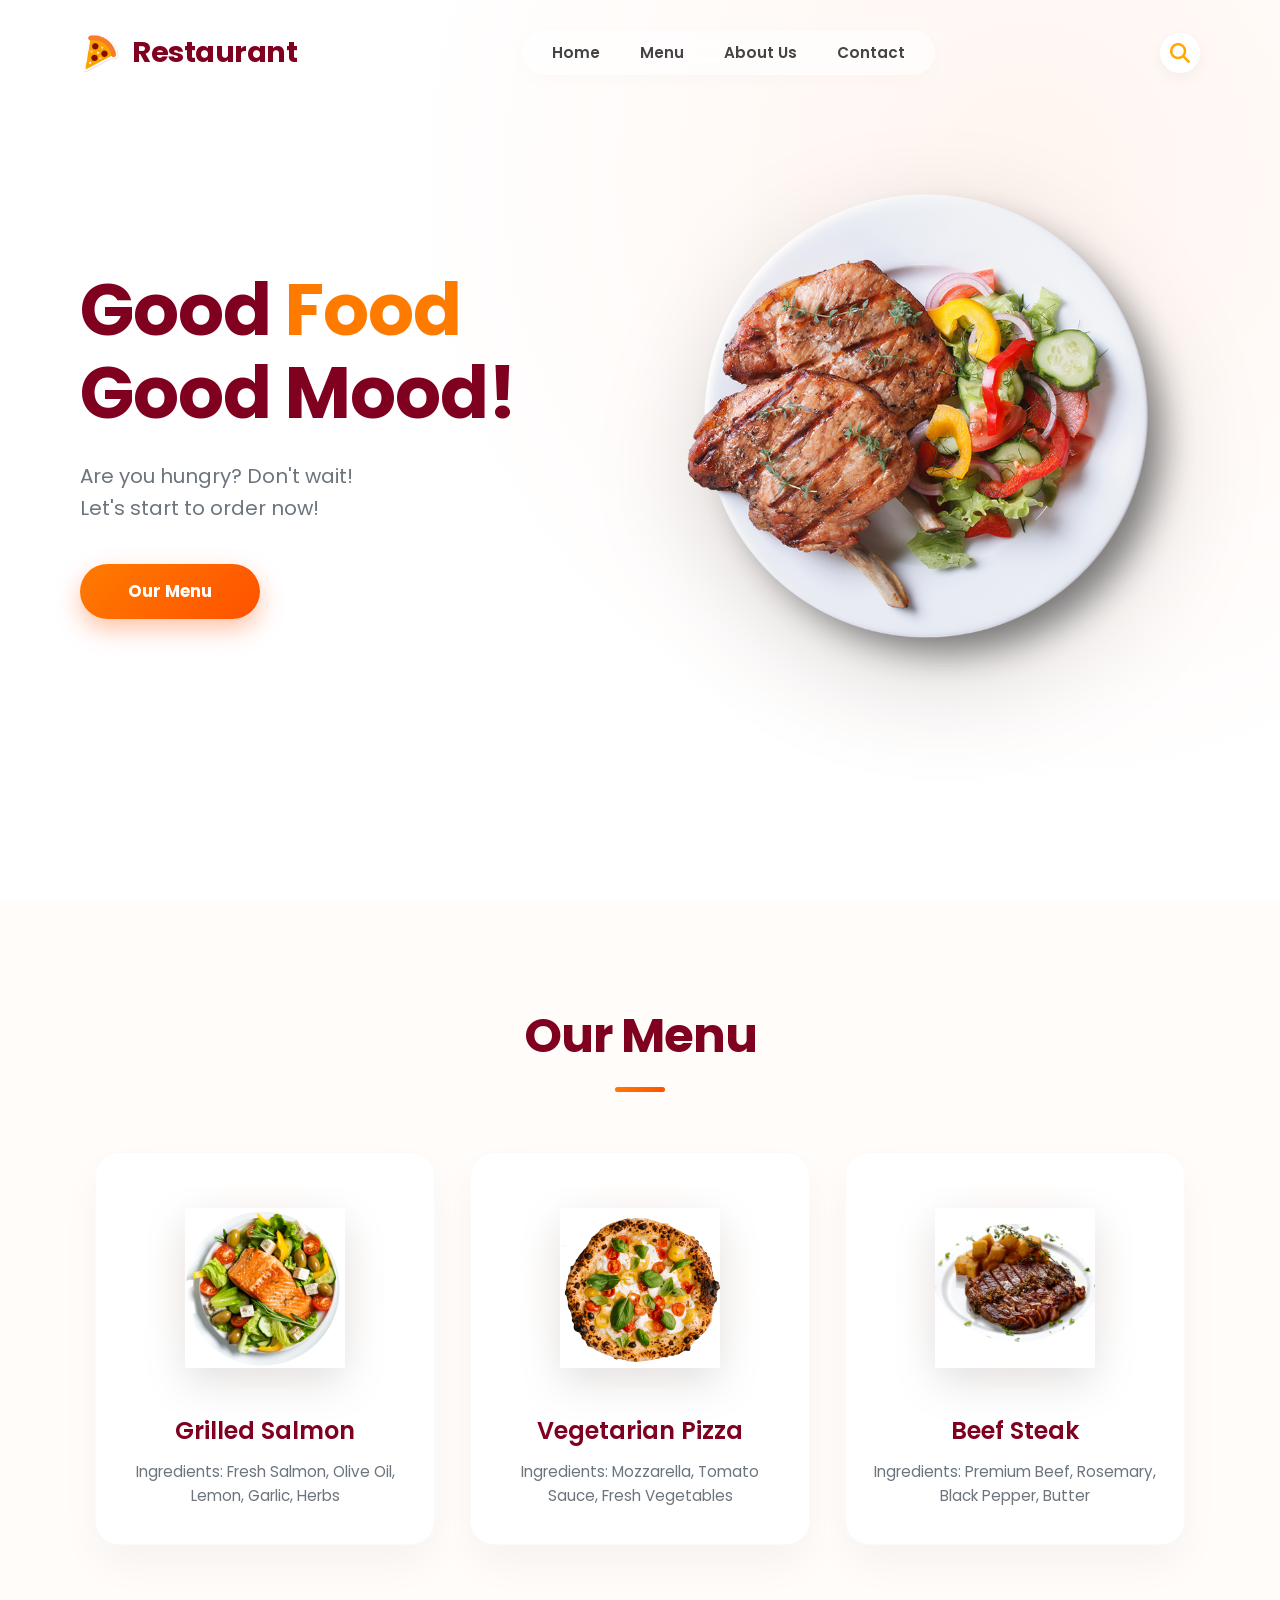
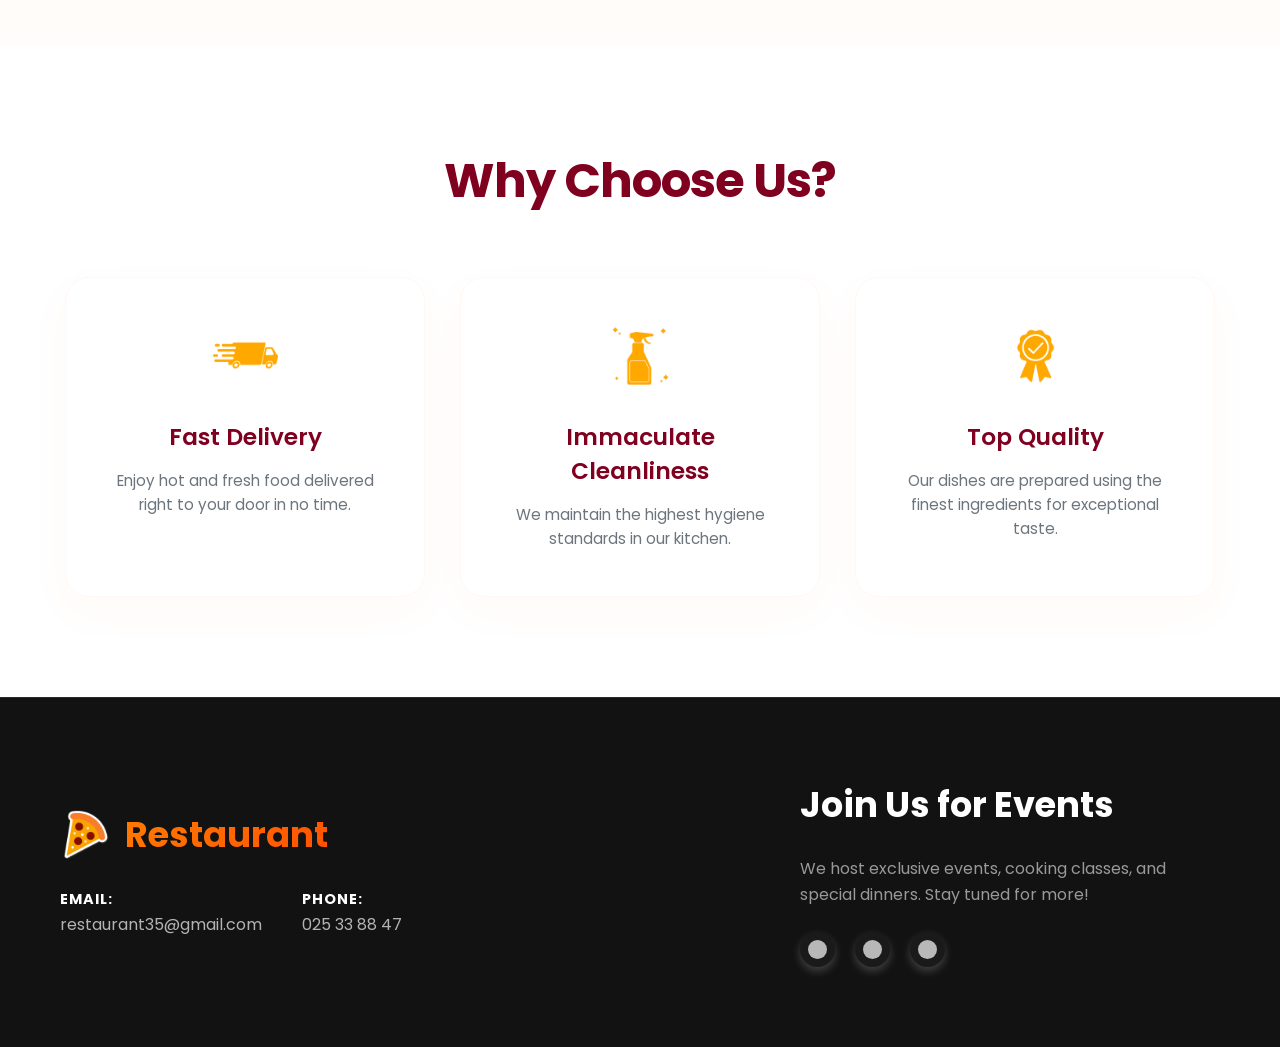
<file: index.html>
<!DOCTYPE html>
<html lang="en">
<head>
    <meta charset="UTF-8">
    <meta http-equiv="X-UA-Compatible" content="IE=edge">
    <meta name="viewport" content="width=device-width, initial-scale=1.0">
    <title>Restaurant Landing Page</title>
    <!-- Google Fonts لجعل الخطوط عصرية جداً -->
    <link href="https://fonts.googleapis.com/css2?family=Poppins:wght@300;400;600;700&display=swap" rel="stylesheet">
    <link rel="stylesheet" href="RS.css">
    <link rel="icon" href="a.ico">
</head>
<body>
    <main>
        <nav class="navbar">
            <div class="logo">    
                <img src="a.ico" class="nav-img" height="40px" alt="logo"> 
                <h2>Restaurant</h2>
            </div>
            <ul class="nav-links">
                <li><a href="#">Home</a></li>
                <li><a href="#menu">Menu</a></li>
                <li><a href="#features">About Us</a></li>
                <li><a href="#extra">Contact</a></li>
            </ul>
            <div class="nav-icons">
                <a href="#"><img src="si.png" alt="Search Icon"></a>
            </div>
        </nav>

        <article class="hero-section">
            <div class="hero-text">
                <h1>Good <span>Food</span><br>Good Mood!</h1>
                <h4>Are you hungry? Don't wait!</h4>
                <h4>Let's start to order now!</h4>
                <button class="btn-primary"><b>Our Menu</b></button>
            </div>
            <div class="hero-image">
                <img src="b.png" alt="Main Dish">
            </div>
        </article>
       
    </main>

    <section id="menu">
        <h2>Our Menu</h2>
        <div class="slider">
            <div class="card">
                <div class="card-img-container">
                    <img src="28.png" alt="Dish 1">
                </div>
                <h3>Grilled Salmon</h3>
                <p>Ingredients: Fresh Salmon, Olive Oil, Lemon, Garlic, Herbs</p>
            </div>
            <div class="card">
                <div class="card-img-container">
                    <img src="26.png" alt="Dish 2">
                </div>
                <h3>Vegetarian Pizza</h3>
                <p>Ingredients: Mozzarella, Tomato Sauce, Fresh Vegetables</p>
            </div>
            <div class="card">
                <div class="card-img-container">
                    <img src="30.png" alt="Dish 3">
                </div>
                <h3>Beef Steak</h3>
                <p>Ingredients: Premium Beef, Rosemary, Black Pepper, Butter</p>
            </div>
        </div>
    </section>

    <section id="features">
        <h2>Why Choose Us?</h2>
        <div class="feature-cards">
            <div class="feature-card">
                <img src="33.png" alt="Delivery">
                <h3>Fast Delivery</h3>
                <p>Enjoy hot and fresh food delivered right to your door in no time.</p>
            </div>
            <div class="feature-card">
                <img src="cl.png" alt="Cleanliness">
                <h3>Immaculate Cleanliness</h3>
                <p>We maintain the highest hygiene standards in our kitchen.</p>
            </div>
            <div class="feature-card">
                <img src="34.png" alt="Quality">
                <h3>Top Quality</h3>
                <p>Our dishes are prepared using the finest ingredients for exceptional taste.</p>
            </div>
        </div>
    </section>

    <section id="extra">
        <div class="icon">
            <div class="footer-logo">
                <img src="a.ico" height="50px" alt="">
                <h2>Restaurant</h2>
            </div>
            <div class="contct">
                <p><strong>Email:</strong><br>restaurant35@gmail.com</p>
                <p><strong>Phone:</strong><br>025 33 88 47</p>
            </div>
        </div>
        <div class="fb">
            <h2>Join Us for Events</h2>
            <p>We host exclusive events, cooking classes, and special dinners. Stay tuned for more!</p>
            <div class="con">
                <img src="2.png" height="35px" alt="Social 1">
                <img src="3.png" height="35px" alt="Social 2">
                <img src="4.png" height="35px" alt="Social 3">
            </div>
        </div>     
    </section>
</body>
</html>
</file>
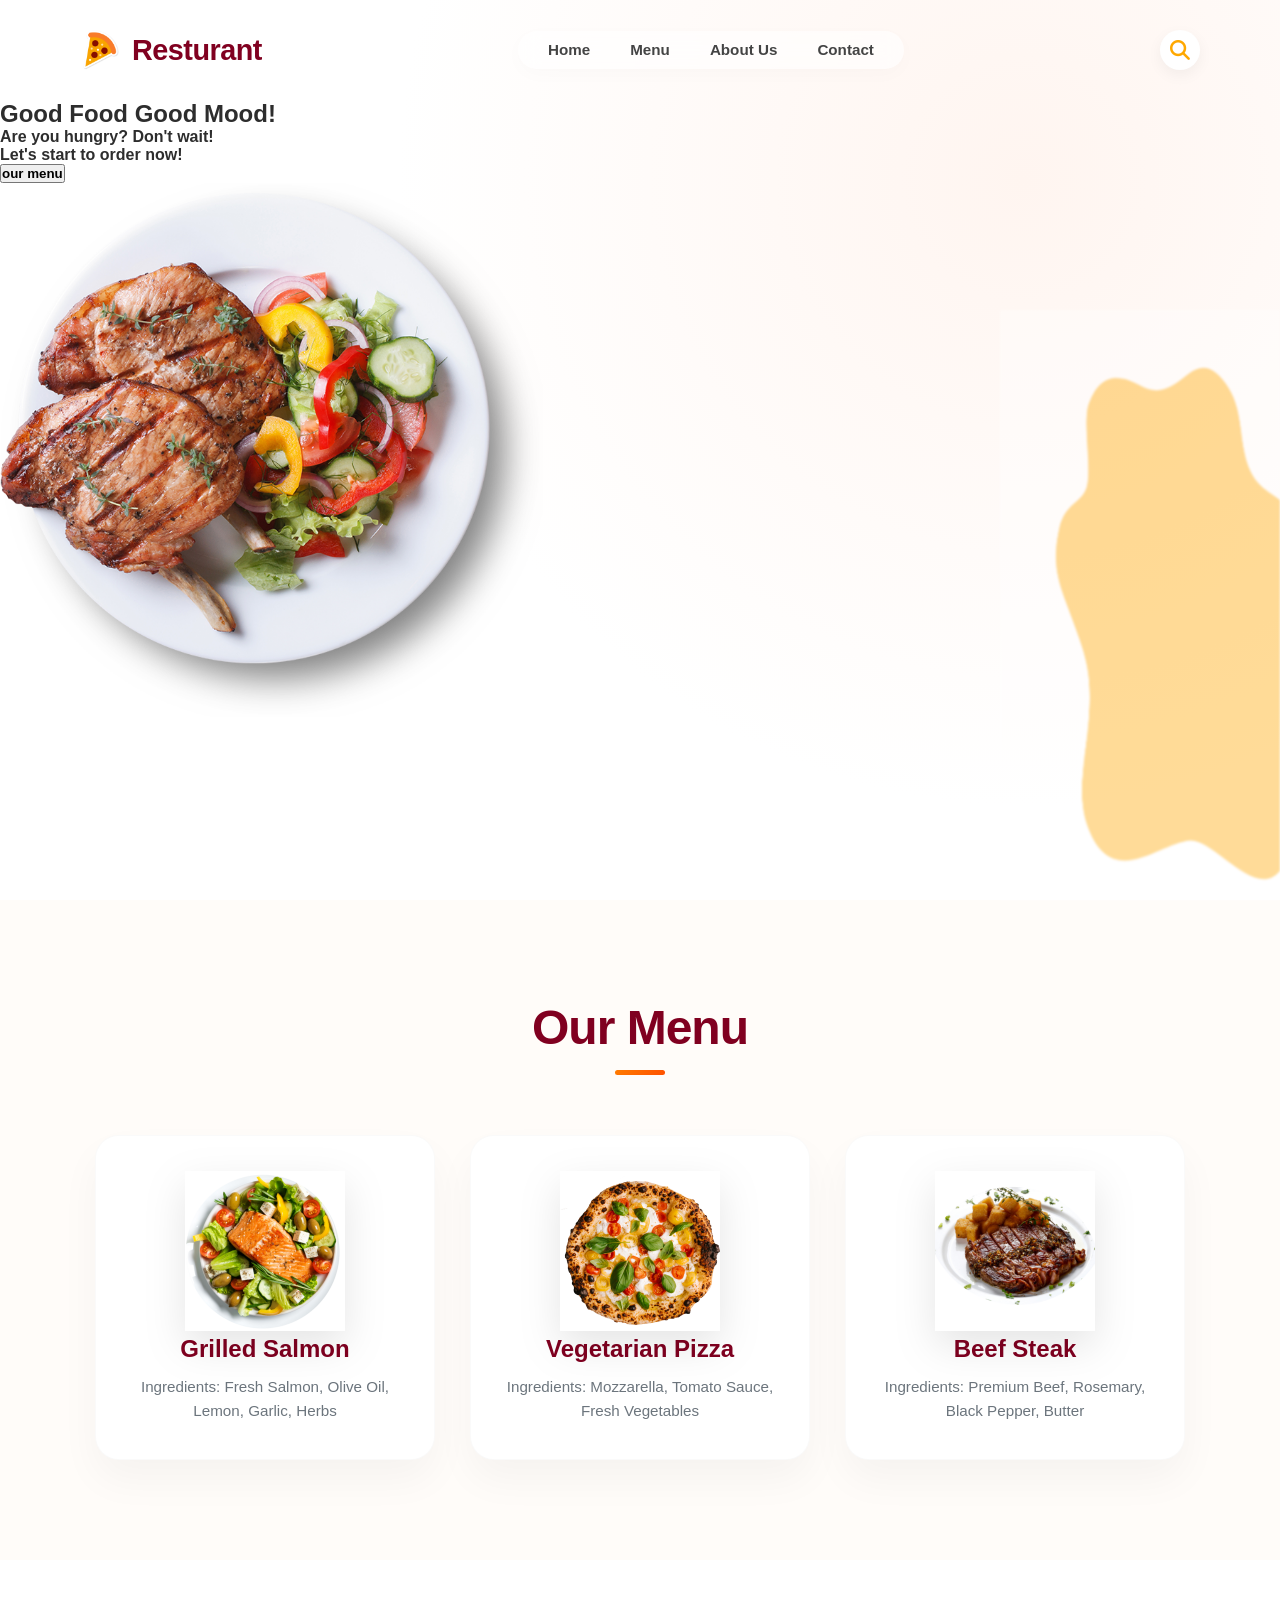
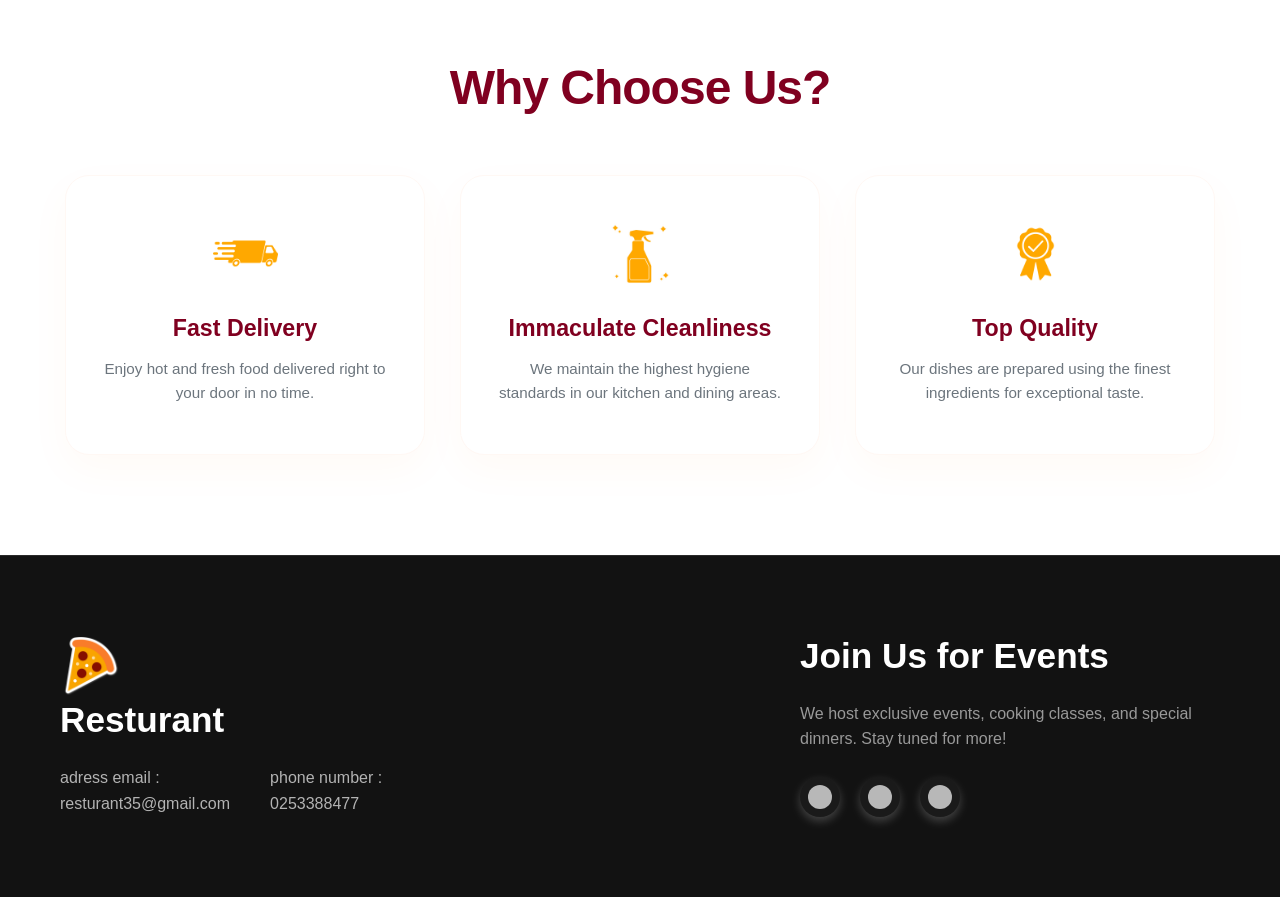
<file: RS.html>
<!DOCTYPE html>
<html lang="en">
<head>
    <meta charset="UTF-8">
    <meta http-equiv="X-UA-Compatible" content="IE=edge">
    <meta name="viewport" content="width=device-width, initial-scale=1.0">
    <title> resturant landing page</title>
    <link rel="stylesheet" href="RS.css">
    <link rel="icon" href="a.ico">
</head>
<body>
    <main>
        
        <nav class="navbar">
          <div class="logo">    
         <img src="a.ico" class="nav-img" height="40px"  alt="logo"> 
       <h2> Resturant</h2></div>
       <ul class="nav-links">
        <li><a href="#">Home</a></li>
        <li><a href="#">Menu</a></li>
        <li><a href="#">About Us</a></li>
        <li><a href="#">Contact</a></li>
    </ul>
    <div class="nav-icons">
        <a href="#" ><img src="si.png" alt="Search Icon"></a>
        </div>
        </nav>
        <article>
            <div>
            <h1>Good <span>Food</span> Good Mood!</h1>
            <h4>Are you hungry? Don't wait!</h4>
            <h4>Let's start to order now!</h4>
            <button><b> our menu</b> </button>
            </div>
            <div>
               
             <img src="b.png" height="550px" alt="">

            </div>
           </article>
           <img src="h.png" height="590px" alt="img at the bottom" class="bottom-right-image">
        </main>
           <section id="menu">
            <h2>Our Menu</h2>
            <div class="slider">
                <div class="card">
                    <img src="28.png" alt="Dish 1">
                    <h3>Grilled Salmon</h3>
                    <p>Ingredients: Fresh Salmon, Olive Oil, Lemon, Garlic, Herbs</p>
                </div>
                <div class="card">
                    <img src="26.png" alt="Dish 2">
                    <h3>Vegetarian Pizza</h3>
                    <p>Ingredients: Mozzarella, Tomato Sauce, Fresh Vegetables</p>
                </div>
                <div class="card">
                    <img src="30.png" alt="Dish 3">
                    <h3>Beef Steak</h3>
                    <p>Ingredients: Premium Beef, Rosemary, Black Pepper, Butter</p>
                </div>
            </div>
        </section>
        <section id="features">
            <h2>Why Choose Us?</h2>
            <div class="feature-cards">
                <div class="feature-card">
                    <img src="33.png" alt="Delivery">
                    <div>
                    <h3>Fast Delivery</h3>
                   <p>Enjoy hot and fresh food delivered right to your door in no time.</p>
                   </div> 
                </div>
                <div class="feature-card">
                    <img src="cl.png" alt="Cleanliness">
                    <h3>Immaculate Cleanliness</h3>
                    <p>We maintain the highest hygiene standards in our kitchen and dining areas.</p>
                </div>
                <div class="feature-card">
                    <img src="34.png" alt="Quality">
                    <h3>Top Quality</h3>
                    <p>Our dishes are prepared using the finest ingredients for exceptional taste.</p>
                </div>
            </div>
        </section>
        <section id="extra">
            <div class="icon">
            <img src="a.ico" height="60px" alt="">
            <h2>Resturant</h2>
            <div class="contct">
            <p>adress email : <br> resturant35@gmail.com</p>
            <p>phone number : <br> 0253388477</p>
            </div></div>
            <div class="fb">
            <h2>Join Us for Events</h2>
            <p>We host exclusive events, cooking classes, and special dinners.
                 Stay tuned for more!</p>
                 <div class="con">
                  <img src="2.png" height="40px" alt="">
                  <img src="3.png" height="40px" alt="">
                  <img src="4.png" height="40px" alt="">
                 </div>
            </div>     
            
        </section>

          
</body>
</html>
</file>
<file: RS.css>
/* --- إعدادات عامة وخط عصري --- */
* {
    margin: 0;
    padding: 0;
    box-sizing: border-box;
    font-family: 'Poppins', sans-serif;
    scroll-behavior: smooth;
}

:root {
    --primary-color: #800020;  /* Maroon الراقية */
    --accent-color: #ff7b00;   /* Orange الذهبي */
    --accent-gradient: linear-gradient(135deg, #ff7b00, #ff5100);
    --dark-bg: #121212;
    --light-bg: #fdfbf7;
    --text-muted: #6c757d;
    --card-shadow: 0 20px 40px rgba(0, 0, 0, 0.04);
    --card-hover-shadow: 0 30px 60px rgba(128, 0, 32, 0.1);
}

body {
    background-color: var(--light-bg);
    color: #2d2d2d;
    overflow-x: hidden;
}

/* --- Animations Definitions --- */
@keyframes fadeInUp {
    from {
        opacity: 0;
        transform: translateY(40px);
    }
    to {
        opacity: 1;
        transform: translateY(0);
    }
}

@keyframes fadeInRight {
    from {
        opacity: 0;
        transform: translateX(50px);
    }
    to {
        opacity: 1;
        transform: translateX(0);
    }
}

@keyframes float {
    0% { transform: translateY(0px) rotate(0deg); }
    50% { transform: translateY(-15px) rotate(2deg); }
    100% { transform: translateY(0px) rotate(0deg); }
}

/* --- Main / Navbar --- */
main {
    min-height: 100vh;
    width: 100%;
    position: relative;
    background: radial-gradient(circle at 80% 20%, #fff5f0 0%, #ffffff 50%);
}

.navbar {
    display: flex;
    justify-content: space-between;
    align-items: center;
    padding: 30px 40px;
    max-width: 1200px;
    margin: 0 auto;
}

.logo {
    display: flex;
    align-items: center;
    gap: 12px;
}

.logo h2 {
    color: var(--primary-color);
    font-weight: 700;
    font-size: 1.8rem;
    letter-spacing: -0.5px;
}

.nav-links {
    list-style: none;
    display: flex;
    gap: 40px;
    background: rgba(255, 255, 255, 0.6);
    padding: 10px 30px;
    border-radius: 30px;
    backdrop-filter: blur(10px);
    box-shadow: 0 5px 20px rgba(0,0,0,0.02);
}

.nav-links a {
    text-decoration: none;
    color: #444;
    font-weight: 600;
    font-size: 0.95rem;
    transition: all 0.3s ease;
    position: relative;
}

.nav-links a::after {
    content: '';
    position: absolute;
    width: 0;
    height: 3px;
    bottom: -6px;
    left: 50%;
    transform: translateX(-50%);
    background-color: var(--accent-color);
    border-radius: 2px;
    transition: width 0.3s ease;
}

.nav-links a:hover::after {
    width: 80%;
}

.nav-links a:hover {
    color: var(--accent-color);
}

.nav-icons a {
    display: flex;
    align-items: center;
    justify-content: center;
    background: #fff;
    padding: 10px;
    border-radius: 50%;
    box-shadow: 0 5px 15px rgba(0,0,0,0.05);
    transition: all 0.3s ease;
}

.nav-icons img {
    width: 20px;
    height: 20px;
}

.nav-icons a:hover {
    transform: scale(1.1) rotate(15deg);
    box-shadow: 0 8px 20px rgba(255, 123, 0, 0.2);
}

/* --- Hero Section --- */
.hero-section {
    display: flex;
    align-items: center;
    justify-content: space-between;
    max-width: 1200px;
    margin: 60px auto 0 auto;
    padding: 20px 40px;
    gap: 40px;
}

.hero-text {
    flex: 1;
    animation: fadeInUp 1s cubic-bezier(0.22, 1, 0.36, 1) forwards;
}

.hero-text h1 {
    font-size: 4.5rem;
    color: var(--primary-color);
    line-height: 1.15;
    margin-bottom: 25px;
    font-weight: 700;
    letter-spacing: -1px;
}

.hero-text span {
    color: var(--accent-color);
    position: relative;
    display: inline-block;
}

.hero-text h4 {
    font-size: 1.25rem;
    color: var(--text-muted);
    font-weight: 400;
    line-height: 1.6;
}

.btn-primary {
    border: none;
    background: var(--accent-gradient);
    color: white;
    margin-top: 40px;
    height: 55px;
    width: 180px;
    border-radius: 30px;
    font-size: 1.05rem;
    font-weight: 600;
    box-shadow: 0 10px 25px rgba(255, 81, 0, 0.35);
    cursor: pointer;
    transition: all 0.4s cubic-bezier(0.175, 0.885, 0.32, 1.275);
}

.btn-primary:hover {
    transform: translateY(-5px);
    box-shadow: 0 15px 30px rgba(255, 81, 0, 0.5);
    letter-spacing: 0.5px;
}

.hero-image {
    flex: 1;
    display: flex;
    justify-content: flex-end;
    animation: fadeInRight 1.2s cubic-bezier(0.22, 1, 0.36, 1) forwards;
}

.hero-image img {
    max-width: 95%;
    height: auto;
    filter: drop-shadow(0 30px 50px rgba(0,0,0,0.15));
    animation: float 5s ease-in-out infinite;
}

.bottom-right-image {
    position: absolute;
    bottom: 0;
    right: 0;
    max-width: 280px;
    opacity: 0.4;
    z-index: 1;
    pointer-events: none;
    filter: blur(1px);
}

/* --- Menu Section --- */
#menu {
    padding: 100px 20px;
    background-color: #fffcf9;
    text-align: center;
}

#menu h2, #features h2 {
    font-size: 3rem;
    color: var(--primary-color);
    margin-bottom: 60px;
    font-weight: 700;
    letter-spacing: -1px;
}

#menu h2::after {
    content: '';
    display: block;
    width: 50px;
    height: 5px;
    background: var(--accent-gradient);
    margin: 15px auto 0 auto;
    border-radius: 10px;
}

.slider {
    display: flex;
    justify-content: center;
    flex-wrap: wrap;
    gap: 35px;
    max-width: 1200px;
    margin: 0 auto;
}

.card {
    background-color: #ffffff;
    border-radius: 24px;
    padding: 35px 25px;
    width: 340px;
    box-shadow: var(--card-shadow);
    transition: all 0.4s cubic-bezier(0.25, 1, 0.5, 1);
    border: 1px solid rgba(0, 0, 0, 0.02);
    position: relative;
    overflow: hidden;
}

.card::before {
    content: '';
    position: absolute;
    top: 0;
    left: 0;
    width: 100%;
    height: 4px;
    background: var(--accent-gradient);
    opacity: 0;
    transition: opacity 0.3s ease;
}

.card:hover::before {
    opacity: 1;
}

.card:hover {
    transform: translateY(-12px);
    box-shadow: var(--card-hover-shadow);
}

.card-img-container {
    background: radial-gradient(circle, #fff5f0 0%, transparent 70%);
    padding: 20px;
    border-radius: 20px;
    margin-bottom: 25px;
    display: flex;
    justify-content: center;
}

.card img {
    width: 160px;
    filter: drop-shadow(0 15px 20px rgba(0,0,0,0.1));
    transition: transform 0.5s cubic-bezier(0.175, 0.885, 0.32, 1.275);
}

.card:hover img {
    transform: scale(1.12) rotate(8deg);
}

.card h3 {
    color: var(--primary-color);
    margin-bottom: 12px;
    font-size: 1.5rem;
    font-weight: 600;
}

.card p {
    font-size: 0.95rem;
    color: var(--text-muted);
    line-height: 1.6;
}

/* --- Features Section --- */
#features {
    padding: 100px 20px;
    background-color: #ffffff;
    text-align: center;
}

.feature-cards {
    display: flex;
    justify-content: center;
    flex-wrap: wrap;
    gap: 35px;
    max-width: 1200px;
    margin: 0 auto;
}

.feature-card {
    background-color: #fff;
    padding: 45px 35px;
    border-radius: 24px;
    width: 100%;
    max-width: 360px;
    min-height: 280px;
    box-shadow: 0 15px 40px rgba(254, 123, 0, 0.04);
    transition: all 0.4s ease;
    border: 1px solid #fff8f4;
}

.feature-card:hover {
    transform: translateY(-8px);
    box-shadow: 0 20px 40px rgba(254, 123, 0, 0.12);
    background: linear-gradient(to bottom, #ffffff, #fffdfb);
}

.feature-card img {
    width: 65px;
    margin-bottom: 25px;
    transition: transform 0.4s cubic-bezier(0.175, 0.885, 0.32, 1.275);
}

.feature-card:hover img {
    transform: scale(1.15) translateY(-5px);
}

.feature-card h3 {
    font-size: 1.45rem;
    color: var(--primary-color);
    margin-bottom: 15px;
    font-weight: 600;
}

.feature-card p {
    font-size: 0.95rem;
    color: var(--text-muted);
    line-height: 1.6;
}

/* --- Footer / Extra Section --- */
#extra {
    padding: 80px 60px;
    background-color: var(--dark-bg);
    color: #fff;
    display: flex;
    justify-content: space-between;
    align-items: center;
    flex-wrap: wrap;
    gap: 50px;
    border-top: 1px solid #2a2a2a;
}

#extra h2 {
    font-size: 2.2rem;
    color: #fff;
    margin-bottom: 25px;
    font-weight: 700;
}

.footer-logo {
    display: flex;
    align-items: center;
    gap: 15px;
    margin-bottom: 25px;
}

.footer-logo h2 {
    margin-bottom: 0 !important;
    background: var(--accent-gradient);
    -webkit-background-clip: text;
    -webkit-text-fill-color: transparent;
}

.contct {
    display: flex;
    gap: 40px;
}

.contct p {
    font-size: 1rem;
    color: #b3b3b3;
    line-height: 1.6;
}

.contct strong {
    color: #fff;
    font-size: 0.9rem;
    text-transform: uppercase;
    letter-spacing: 1px;
}

.fb {
    max-width: 420px;
}

.fb p {
    color: #999;
    margin-bottom: 25px;
    font-size: 1rem;
    line-height: 1.6;
}

.con {
    display: flex;
    gap: 20px;
}

.con img {
    cursor: pointer;
    transition: all 0.3s ease;
    filter: brightness(0) invert(1);
    opacity: 0.7;
    background: rgba(255,255,255,0.05);
    padding: 8px;
    border-radius: 50%;
    box-shadow: 0 4px 10px rgba(0,0,0,0.3);
}

.con img:hover {
    filter: none;
    opacity: 1;
    background: var(--accent-gradient);
    transform: translateY(-5px) scale(1.05);
}

/* --- Responsive Media Queries --- */
@media (max-width: 968px) {
    .navbar {
        padding: 25px 20px;
    }
    
    .hero-section {
        flex-direction: column-reverse;
        text-align: center;
        margin-top: 30px;
        padding: 20px;
    }

    .hero-image {
        justify-content: center;
        margin-bottom: 10px;
    }
    
    .hero-image img {
        max-width: 80%;
    }

    .hero-text h1 {
        font-size: 3.2rem;
    }

    #extra {
        flex-direction: column;
        text-align: center;
        padding: 60px 20px;
    }

    .footer-logo {
        justify-content: center;
    }

    .contct {
        flex-direction: column;
        gap: 25px;
    }

    .con {
        justify-content: center;
    }
}

@media (max-width: 576px) {
    .nav-links {
        display: none; /* مخفية للهواتف لعدم وجود JS حالياً */
    }

    .hero-text h1 {
        font-size: 2.6rem;
    }
    
    .btn-primary {
        width: 100%;
        max-width: 260px;
    }
    
    #menu h2, #features h2 {
        font-size: 2.4rem;
    }

    .bottom-right-image {
        display: none;
    }
}
</file>
